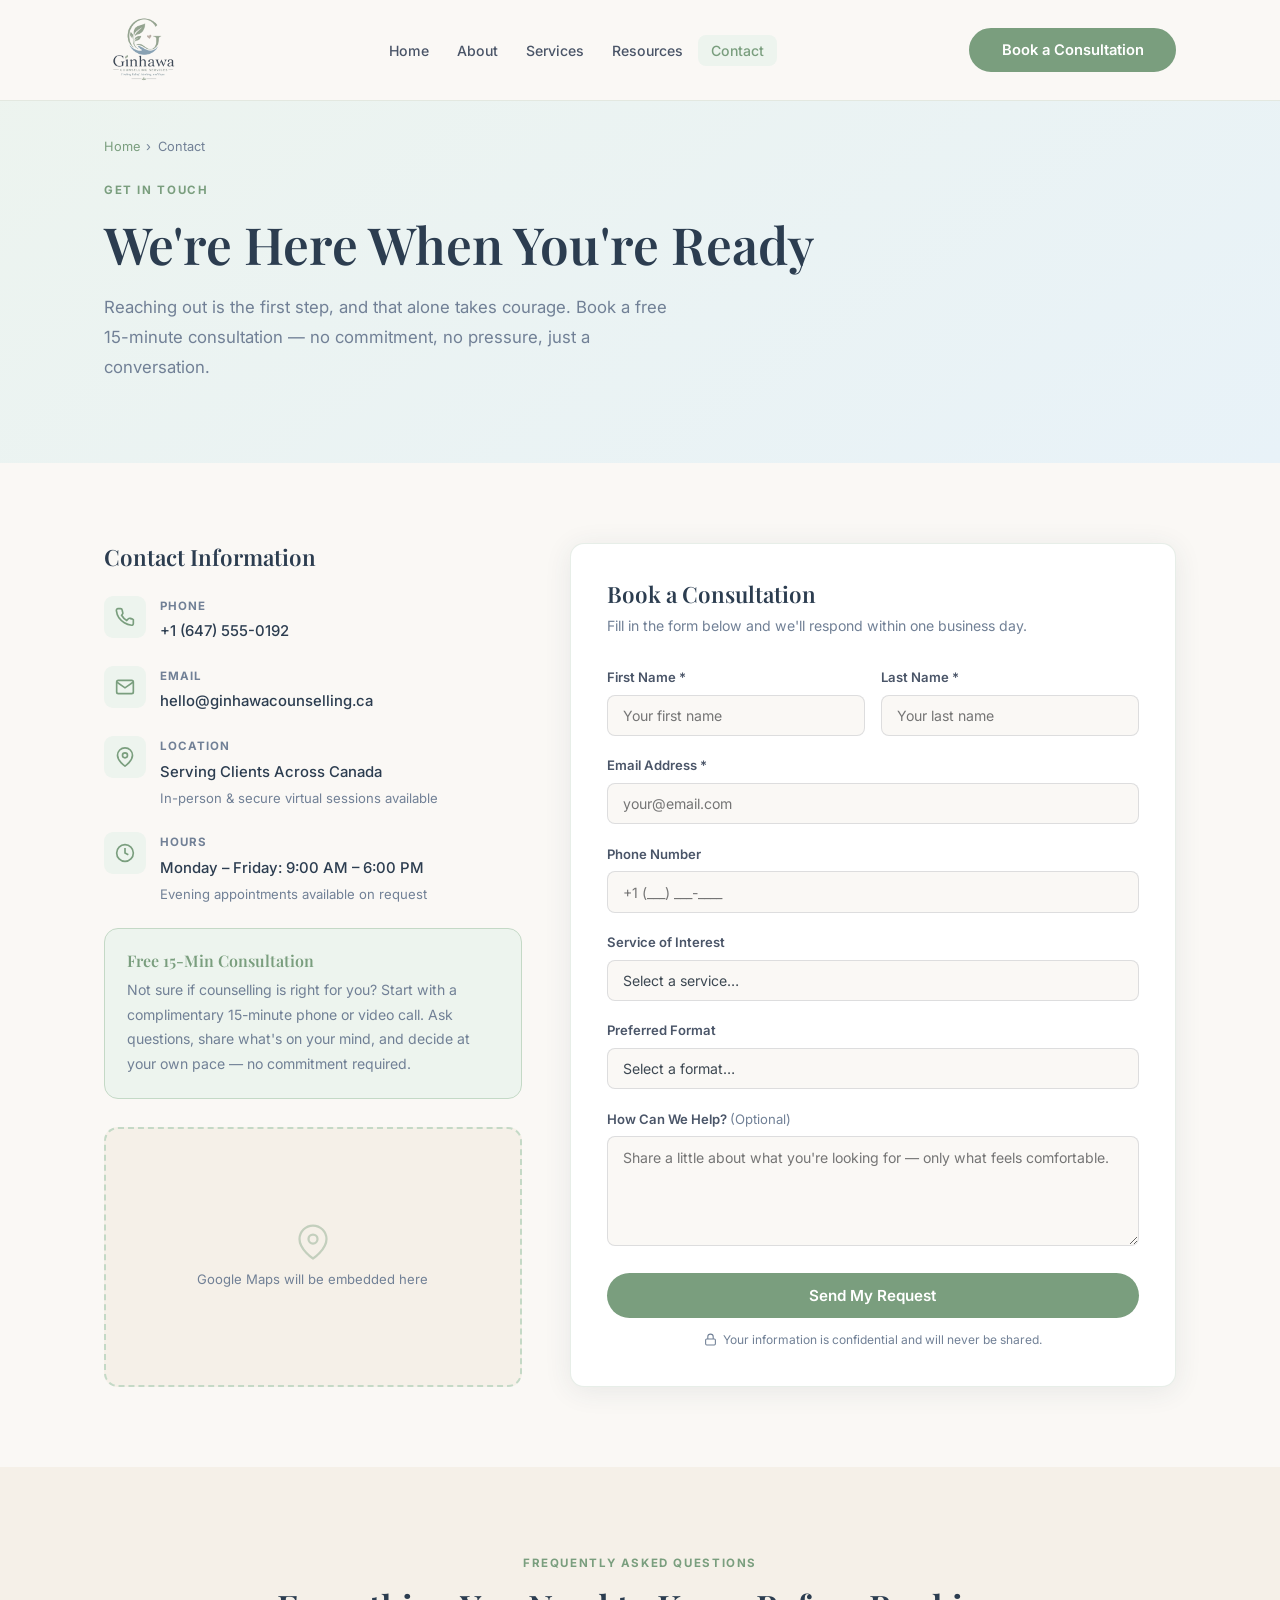
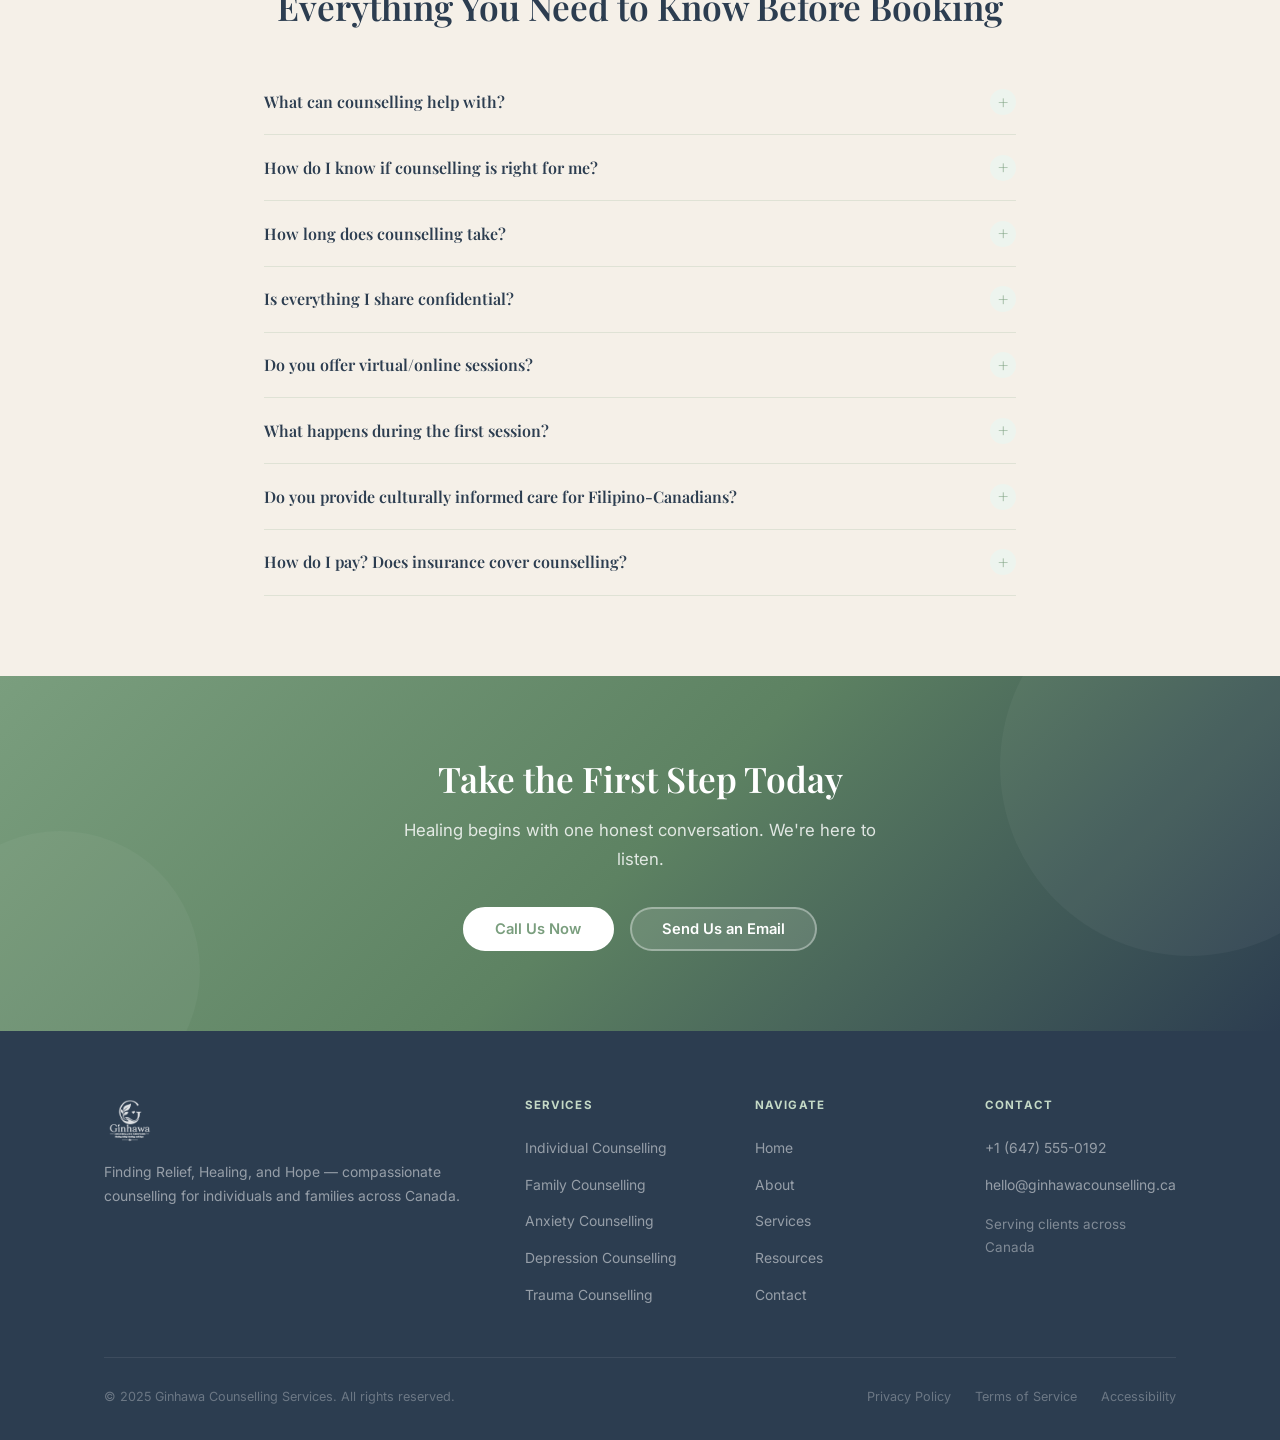
<file: pages/contact.html>
<!DOCTYPE html>
<html lang="en">
<head>
<meta charset="UTF-8"><meta name="viewport" content="width=device-width, initial-scale=1.0">
<title>Book a Consultation | Contact Ginhawa Counselling Services Canada</title>
<meta name="description" content="Contact Ginhawa Counselling Services to book a free 15-minute consultation. Compassionate counselling available online and in-person across Canada.">
<meta name="keywords" content="book counselling Canada, contact counsellor Canada, online counselling booking Canada, mental health appointment Canada">
<link rel="canonical" href="https://ginhawacounselling.ca/pages/contact.html">
<link rel="preconnect" href="https://fonts.googleapis.com"><link rel="preconnect" href="https://fonts.gstatic.com" crossorigin>
<link href="https://fonts.googleapis.com/css2?family=Playfair+Display:ital,wght@0,400;0,600;1,400&family=Inter:wght@300;400;500;600;700&display=swap" rel="stylesheet">
<link rel="stylesheet" href="../assets/style.css">
</head>
<body>
<nav class="nav"><div class="container"><div class="nav-inner">
  <a href="../index.html" class="nav-logo"><img src="../assets/logo.png" alt="Ginhawa Counselling Services" width="140" height="52"></a>
  <ul class="nav-links"><li><a href="../index.html">Home</a></li><li><a href="about.html">About</a></li><li><a href="services.html">Services</a></li><li><a href="blog.html">Resources</a></li><li><a href="contact.html" class="active">Contact</a></li></ul>
  <a href="contact.html" class="btn btn-primary nav-cta">Book a Consultation</a>
  <button class="nav-hamburger" aria-label="Toggle menu"><span></span><span></span><span></span></button>
</div></div></nav>
<div class="mobile-nav"><a href="../index.html">Home</a><a href="about.html">About</a><a href="services.html">Services</a><a href="blog.html">Resources</a><a href="contact.html">Contact</a><a href="contact.html" class="btn btn-primary">Book a Consultation</a></div>

<main>
<section class="page-hero">
  <div class="container">
    <nav class="breadcrumb"><a href="../index.html">Home</a><span>›</span><span>Contact</span></nav>
    <span class="label">Get in Touch</span>
    <h1>We're Here When You're Ready</h1>
    <p class="subtitle">Reaching out is the first step, and that alone takes courage. Book a free 15-minute consultation — no commitment, no pressure, just a conversation.</p>
  </div>
</section>

<section class="section" style="background:var(--cream)">
  <div class="container">
    <div class="contact-grid">
      <!-- LEFT: Info -->
      <div>
        <h2 style="font-size:1.4rem;margin-bottom:1.5rem">Contact Information</h2>

        <div class="contact-item">
          <div class="contact-ico"><svg viewBox="0 0 24 24" fill="none" stroke="currentColor" stroke-width="2" aria-hidden="true"><path d="M22 16.92v3a2 2 0 0 1-2.18 2 19.79 19.79 0 0 1-8.63-3.07A19.5 19.5 0 0 1 4.72 13 19.79 19.79 0 0 1 1.65 4.35 2 2 0 0 1 3.62 2h3a2 2 0 0 1 2 1.72c.127.96.361 1.903.7 2.81a2 2 0 0 1-.45 2.11L7.91 9.91a16 16 0 0 0 6.18 6.18l1.97-1.96a2 2 0 0 1 2.11-.45c.907.339 1.85.573 2.81.7A2 2 0 0 1 22 16.92z"/></svg></div>
          <div><div class="contact-lbl">Phone</div><div class="contact-val"><a href="tel:+16475550192" style="color:var(--slate)">+1 (647) 555-0192</a></div></div>
        </div>

        <div class="contact-item">
          <div class="contact-ico"><svg viewBox="0 0 24 24" fill="none" stroke="currentColor" stroke-width="2" aria-hidden="true"><path d="M4 4h16c1.1 0 2 .9 2 2v12c0 1.1-.9 2-2 2H4c-1.1 0-2-.9-2-2V6c0-1.1.9-2 2-2z"/><polyline points="22,6 12,13 2,6"/></svg></div>
          <div><div class="contact-lbl">Email</div><div class="contact-val"><a href="mailto:hello@ginhawacounselling.ca" style="color:var(--slate)">hello@ginhawacounselling.ca</a></div></div>
        </div>

        <div class="contact-item">
          <div class="contact-ico"><svg viewBox="0 0 24 24" fill="none" stroke="currentColor" stroke-width="2" aria-hidden="true"><path d="M21 10c0 7-9 13-9 13s-9-6-9-13a9 9 0 0 1 18 0z"/><circle cx="12" cy="10" r="3"/></svg></div>
          <div><div class="contact-lbl">Location</div><div class="contact-val">Serving Clients Across Canada<br><span style="font-size:.82rem;color:var(--muted);font-weight:400">In-person &amp; secure virtual sessions available</span></div></div>
        </div>

        <div class="contact-item">
          <div class="contact-ico"><svg viewBox="0 0 24 24" fill="none" stroke="currentColor" stroke-width="2" aria-hidden="true"><circle cx="12" cy="12" r="10"/><polyline points="12 6 12 12 16 14"/></svg></div>
          <div><div class="contact-lbl">Hours</div><div class="contact-val">Monday – Friday: 9:00 AM – 6:00 PM<br><span style="font-size:.82rem;color:var(--muted);font-weight:400">Evening appointments available on request</span></div></div>
        </div>

        <div style="background:var(--sage-pale);border-radius:var(--radius);padding:1.35rem;border:1px solid var(--sage-light);margin-top:.5rem">
          <h4 style="color:var(--sage);margin-bottom:.4rem">Free 15-Min Consultation</h4>
          <p style="font-size:.88rem;color:var(--muted)">Not sure if counselling is right for you? Start with a complimentary 15-minute phone or video call. Ask questions, share what's on your mind, and decide at your own pace — no commitment required.</p>
        </div>

        <div class="map-ph" role="img" aria-label="Office location map — will be embedded on live site">
          <svg viewBox="0 0 24 24" fill="none" stroke="currentColor" stroke-width="1.5" aria-hidden="true"><path d="M21 10c0 7-9 13-9 13s-9-6-9-13a9 9 0 0 1 18 0z"/><circle cx="12" cy="10" r="3"/></svg>
          <p>Google Maps will be embedded here</p>
        </div>
      </div>

      <!-- RIGHT: Form -->
      <div class="form-wrap contact-form-js">
        <h2 style="font-size:1.4rem;margin-bottom:.3rem">Book a Consultation</h2>
        <p style="color:var(--muted);font-size:.88rem;margin-bottom:1.75rem">Fill in the form below and we'll respond within one business day.</p>

        <div class="form-row">
          <div class="form-grp"><label for="fname">First Name *</label><input type="text" id="fname" name="fname" placeholder="Your first name" required></div>
          <div class="form-grp"><label for="lname">Last Name *</label><input type="text" id="lname" name="lname" placeholder="Your last name" required></div>
        </div>
        <div class="form-grp"><label for="femail">Email Address *</label><input type="email" id="femail" name="femail" placeholder="your@email.com" required></div>
        <div class="form-grp"><label for="fphone">Phone Number</label><input type="tel" id="fphone" name="fphone" placeholder="+1 (___) ___-____"></div>
        <div class="form-grp">
          <label for="fservice">Service of Interest</label>
          <select id="fservice" name="fservice">
            <option value="">Select a service…</option>
            <option>Individual Counselling</option>
            <option>Family Counselling</option>
            <option>Anxiety Counselling</option>
            <option>Depression Counselling</option>
            <option>Trauma Counselling</option>
            <option>Stress &amp; Burnout Support</option>
            <option>Grief &amp; Loss Counselling</option>
            <option>Life Transitions &amp; Growth</option>
            <option>Not Sure Yet</option>
          </select>
        </div>
        <div class="form-grp">
          <label for="fformat">Preferred Format</label>
          <select id="fformat" name="fformat">
            <option value="">Select a format…</option>
            <option>Online (Video Session)</option>
            <option>In-Person</option>
            <option>Either Works For Me</option>
          </select>
        </div>
        <div class="form-grp">
          <label for="fmsg">How Can We Help? <span style="font-weight:400;color:var(--muted)">(Optional)</span></label>
          <textarea id="fmsg" name="fmsg" placeholder="Share a little about what you're looking for — only what feels comfortable."></textarea>
        </div>
        <button class="btn btn-primary form-submit" type="button">Send My Request</button>
        <p class="form-note">
          <svg viewBox="0 0 24 24" width="13" height="13" fill="none" stroke="currentColor" stroke-width="2" aria-hidden="true"><rect x="3" y="11" width="18" height="11" rx="2"/><path d="M7 11V7a5 5 0 0 1 10 0v4"/></svg>
          Your information is confidential and will never be shared.
        </p>
        <div class="success-msg">✓ Thank you! We've received your request and will be in touch within one business day.</div>
      </div>
    </div>
  </div>
</section>

<!-- FULL FAQ -->
<section class="section" style="background:var(--linen)" aria-labelledby="faq-heading">
  <div class="container" style="max-width:800px">
    <div class="text-center" style="margin-bottom:2.5rem">
      <span class="label">Frequently Asked Questions</span>
      <h2 id="faq-heading">Everything You Need to Know Before Booking</h2>
    </div>
    <div class="faq-item"><div class="faq-q">What can counselling help with?<div class="faq-ico">+</div></div><div class="faq-ans"><div class="faq-ans-inner">Counselling supports a wide range of emotional, psychological, relational, and life challenges — including anxiety, depression, trauma, grief, burnout, relationship difficulties, low self-esteem, life transitions, cultural adjustment, and personal growth. Many people also find value in having a confidential space simply to process daily stress and understand themselves better.</div></div></div>
    <div class="faq-item"><div class="faq-q">How do I know if counselling is right for me?<div class="faq-ico">+</div></div><div class="faq-ans"><div class="faq-ans-inner">You don't need to be in crisis to benefit from counselling. If you're feeling stuck, overwhelmed, disconnected, or simply want to understand yourself better — counselling can help. Our free 15-minute consultation is a relaxed, no-pressure way to explore whether Ginhawa is the right fit for you.</div></div></div>
    <div class="faq-item"><div class="faq-q">How long does counselling take?<div class="faq-ico">+</div></div><div class="faq-ans"><div class="faq-ans-inner">There's no fixed timeline. Some people benefit from 6–12 focused sessions; others prefer longer-term ongoing support. The duration depends on your goals, the nature of your concerns, and how you respond to the process. We review progress regularly and always respect your pace.</div></div></div>
    <div class="faq-item"><div class="faq-q">Is everything I share confidential?<div class="faq-ico">+</div></div><div class="faq-ans"><div class="faq-ans-inner">Yes. Confidentiality is fundamental. Everything you share is protected by professional ethical standards and Canadian privacy law (PIPEDA). Your counsellor will explain the limited legal exceptions — such as imminent risk of harm — during your first session.</div></div></div>
    <div class="faq-item"><div class="faq-q">Do you offer virtual/online sessions?<div class="faq-ico">+</div></div><div class="faq-ans"><div class="faq-ans-inner">Yes — we offer secure, encrypted video sessions for clients anywhere in Canada. Online sessions are as effective as in-person and provide greater flexibility. Many clients find the comfort of their own space actually enhances the therapeutic work.</div></div></div>
    <div class="faq-item"><div class="faq-q">What happens during the first session?<div class="faq-ico">+</div></div><div class="faq-ans"><div class="faq-ans-inner">Your first session is a relaxed, collaborative conversation. Your counsellor will introduce themselves, explain the process, and gently explore what brings you in. You control what you share and when. By the end, you'll have a clearer picture of what working together might look like.</div></div></div>
    <div class="faq-item"><div class="faq-q">Do you provide culturally informed care for Filipino-Canadians?<div class="faq-ico">+</div></div><div class="faq-ans"><div class="faq-ans-inner">Yes — deeply so. For Filipino-Canadian clients, this means understanding family dynamics, intergenerational expectations, immigrant experience, language and identity, and the specific pressures of navigating Canadian life while honouring cultural roots. You never have to translate yourself here.</div></div></div>
    <div class="faq-item"><div class="faq-q">How do I pay? Does insurance cover counselling?<div class="faq-ico">+</div></div><div class="faq-ans"><div class="faq-ans-inner">We accept e-transfer and major credit cards. Many Canadian extended health benefit plans cover counselling with a Registered Psychotherapist (RP) or Registered Clinical Counsellor (RCC). We recommend checking your plan directly. Contact us with any billing questions — we're happy to help clarify your options.</div></div></div>
  </div>
</section>

<section class="cta-banner">
  <div class="container">
    <h2>Take the First Step Today</h2>
    <p>Healing begins with one honest conversation. We're here to listen.</p>
    <div class="cta-btns">
      <a href="tel:+16475550192" class="btn btn-white">Call Us Now</a>
      <a href="mailto:hello@ginhawacounselling.ca" class="btn btn-ghost">Send Us an Email</a>
    </div>
  </div>
</section>
</main>

<footer class="footer"><div class="container">
  <div class="footer-grid">
    <div><div class="footer-logo"><img src="../assets/logo.png" alt="Ginhawa Counselling Services" width="130" height="48"></div><p class="footer-tagline">Finding Relief, Healing, and Hope — compassionate counselling for individuals and families across Canada.</p></div>
    <div><div class="footer-col-title">Services</div><ul class="footer-links"><li><a href="individual.html">Individual Counselling</a></li><li><a href="family.html">Family Counselling</a></li><li><a href="anxiety.html">Anxiety Counselling</a></li><li><a href="depression.html">Depression Counselling</a></li><li><a href="trauma.html">Trauma Counselling</a></li></ul></div>
    <div><div class="footer-col-title">Navigate</div><ul class="footer-links"><li><a href="../index.html">Home</a></li><li><a href="about.html">About</a></li><li><a href="services.html">Services</a></li><li><a href="blog.html">Resources</a></li><li><a href="contact.html">Contact</a></li></ul></div>
    <div><div class="footer-col-title">Contact</div><ul class="footer-links"><li><a href="tel:+16475550192">+1 (647) 555-0192</a></li><li><a href="mailto:hello@ginhawacounselling.ca">hello@ginhawacounselling.ca</a></li><li style="color:rgba(255,255,255,.4);font-size:.84rem;padding-top:.4rem">Serving clients across Canada</li></ul></div>
  </div>
  <div class="footer-bottom"><p class="footer-copy">© 2025 Ginhawa Counselling Services. All rights reserved.</p><div class="footer-legal"><a href="#">Privacy Policy</a><a href="#">Terms of Service</a><a href="#">Accessibility</a></div></div>
</div></footer>
<script src="../assets/nav.js"></script>
</body></html>
</file>
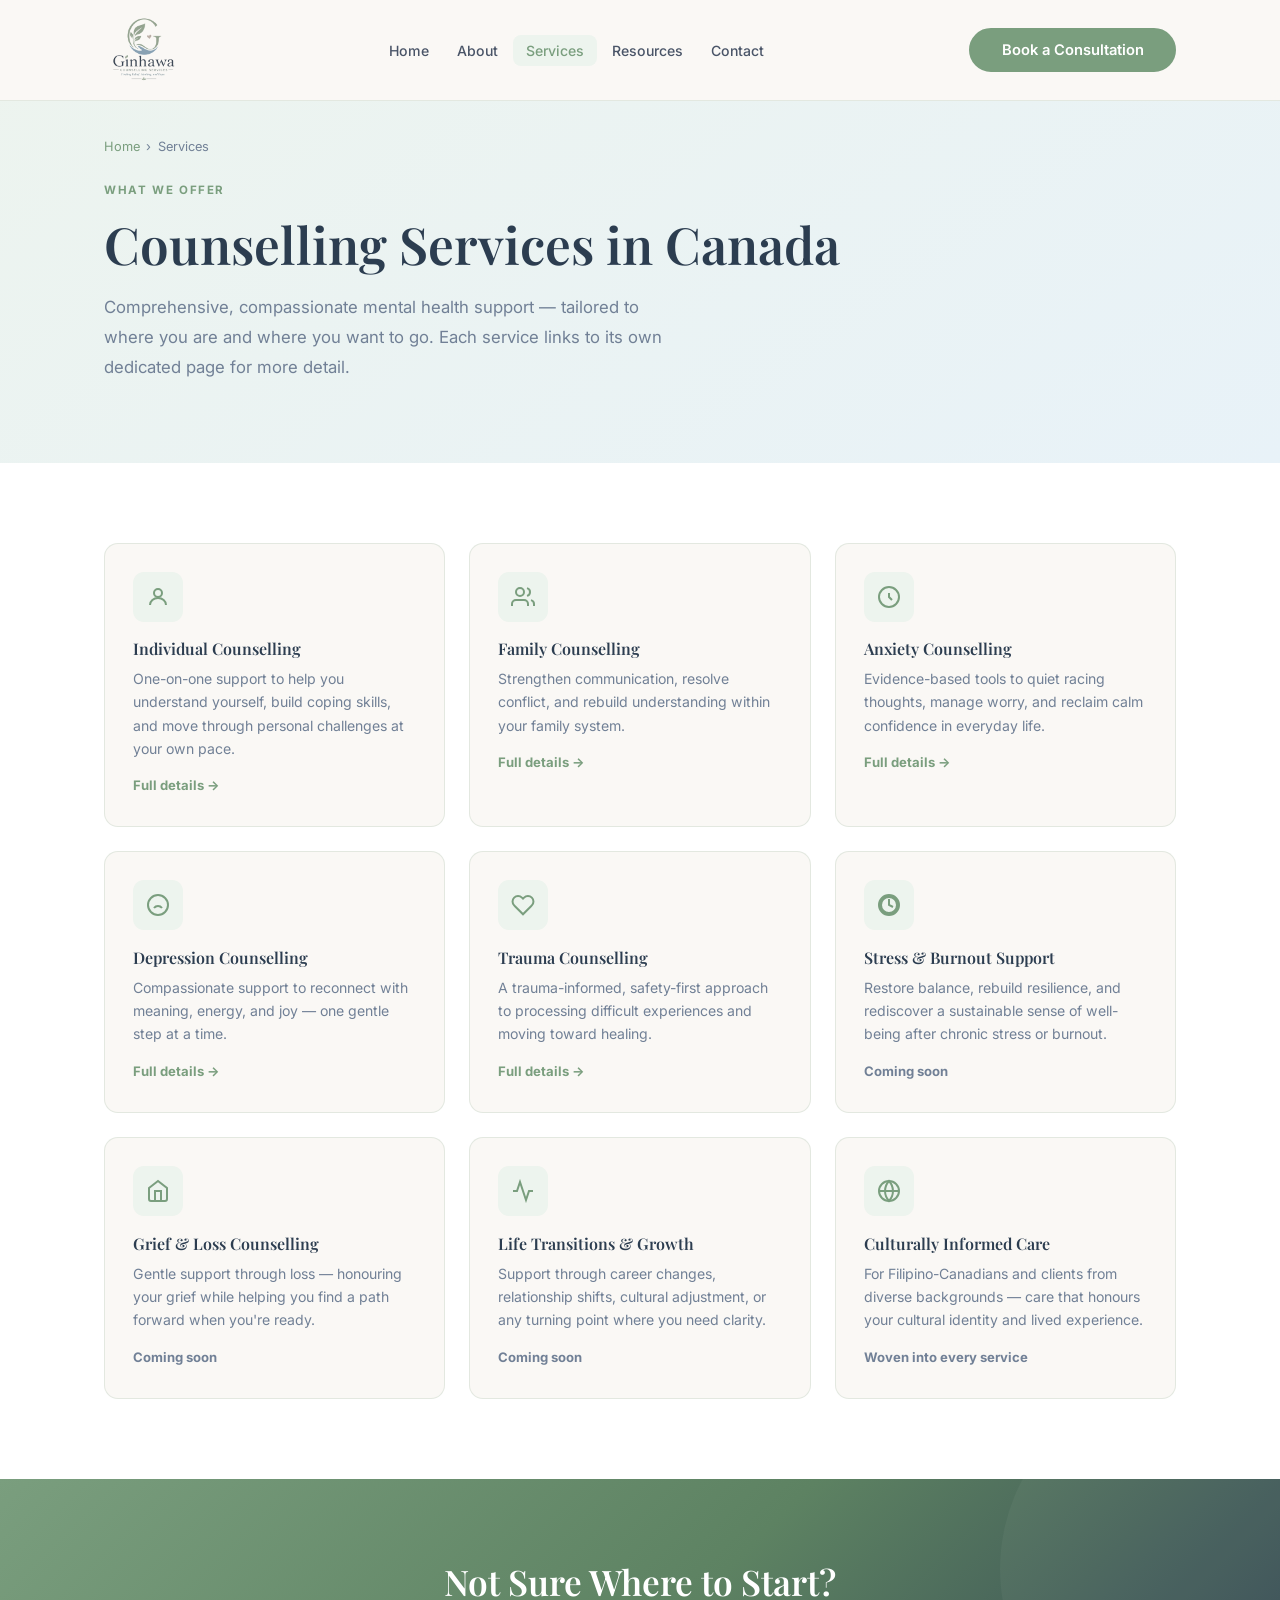
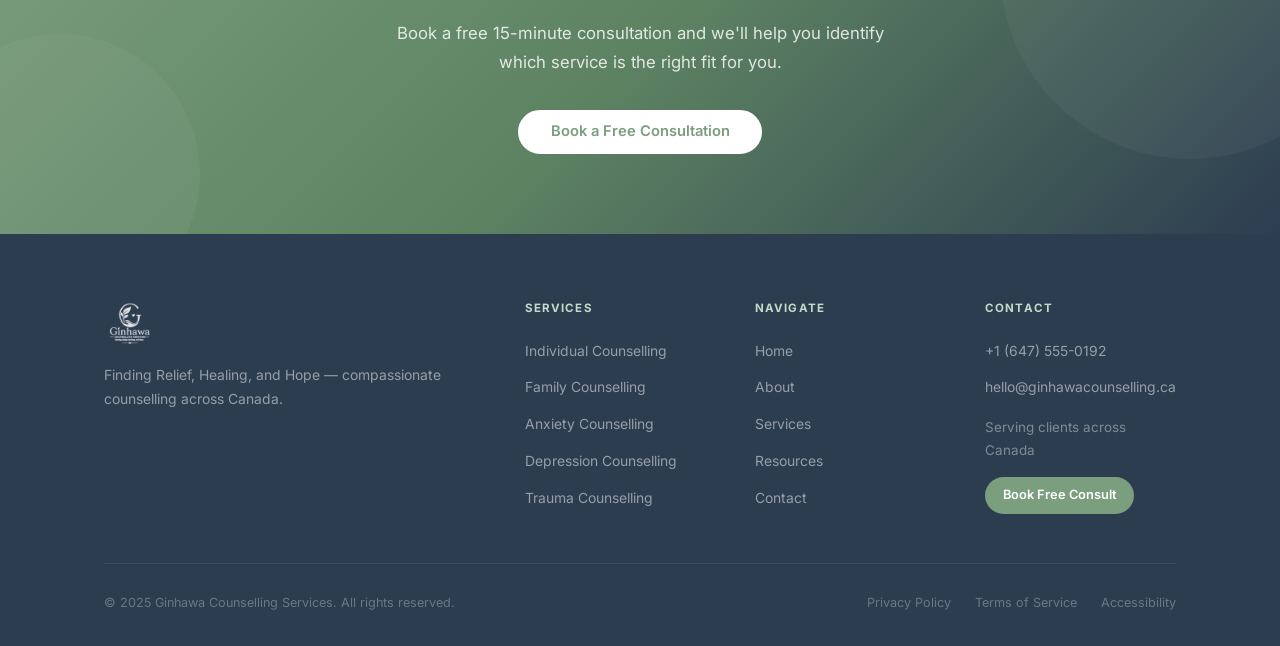
<file: pages/services.html>
<!DOCTYPE html>
<html lang="en">
<head>
<meta charset="UTF-8"><meta name="viewport" content="width=device-width, initial-scale=1.0">
<title>Counselling Services Canada | Ginhawa Counselling Services</title>
<meta name="description" content="Explore our full range of counselling services in Canada — individual, family, anxiety, depression, trauma, grief, and stress support. Evidence-based, culturally inclusive care.">
<meta name="keywords" content="counselling services Canada, mental health services Canada, anxiety therapy Canada, family therapy Canada, trauma counselling Canada">
<link rel="canonical" href="https://ginhawacounselling.ca/pages/services.html">
<link rel="preconnect" href="https://fonts.googleapis.com"><link rel="preconnect" href="https://fonts.gstatic.com" crossorigin>
<link href="https://fonts.googleapis.com/css2?family=Playfair+Display:ital,wght@0,400;0,600;1,400&family=Inter:wght@300;400;500;600;700&display=swap" rel="stylesheet">
<link rel="stylesheet" href="../assets/style.css">
</head>
<body>
<nav class="nav"><div class="container"><div class="nav-inner">
  <a href="../index.html" class="nav-logo"><img src="../assets/logo.png" alt="Ginhawa Counselling Services" width="140" height="52"></a>
  <ul class="nav-links"><li><a href="../index.html">Home</a></li><li><a href="about.html">About</a></li><li><a href="services.html" class="active">Services</a></li><li><a href="blog.html">Resources</a></li><li><a href="contact.html">Contact</a></li></ul>
  <a href="contact.html" class="btn btn-primary nav-cta">Book a Consultation</a>
  <button class="nav-hamburger" aria-label="Toggle menu"><span></span><span></span><span></span></button>
</div></div></nav>
<div class="mobile-nav"><a href="../index.html">Home</a><a href="about.html">About</a><a href="services.html">Services</a><a href="blog.html">Resources</a><a href="contact.html">Contact</a><a href="contact.html" class="btn btn-primary">Book a Consultation</a></div>

<main>
<section class="page-hero">
  <div class="container">
    <nav class="breadcrumb" aria-label="Breadcrumb"><a href="../index.html">Home</a><span>›</span><span>Services</span></nav>
    <span class="label">What We Offer</span>
    <h1>Counselling Services in Canada</h1>
    <p class="subtitle">Comprehensive, compassionate mental health support — tailored to where you are and where you want to go. Each service links to its own dedicated page for more detail.</p>
  </div>
</section>

<section class="section" style="background:var(--white)">
  <div class="container">
    <div class="grid-3">
      <a href="individual.html" class="svc-card">
        <div class="svc-icon"><svg viewBox="0 0 24 24" fill="none" stroke="currentColor" stroke-width="2"><circle cx="12" cy="8" r="4"/><path d="M4 20c0-4 3.6-7 8-7s8 3 8 7"/></svg></div>
        <h3>Individual Counselling</h3>
        <p>One-on-one support to help you understand yourself, build coping skills, and move through personal challenges at your own pace.</p>
        <span class="svc-link">Full details →</span>
      </a>
      <a href="family.html" class="svc-card">
        <div class="svc-icon"><svg viewBox="0 0 24 24" fill="none" stroke="currentColor" stroke-width="2"><path d="M17 21v-2a4 4 0 0 0-4-4H5a4 4 0 0 0-4 4v2"/><circle cx="9" cy="7" r="4"/><path d="M23 21v-2a4 4 0 0 0-3-3.87M16 3.13a4 4 0 0 1 0 7.75"/></svg></div>
        <h3>Family Counselling</h3>
        <p>Strengthen communication, resolve conflict, and rebuild understanding within your family system.</p>
        <span class="svc-link">Full details →</span>
      </a>
      <a href="anxiety.html" class="svc-card">
        <div class="svc-icon"><svg viewBox="0 0 24 24" fill="none" stroke="currentColor" stroke-width="2"><path d="M12 22C6.5 22 2 17.5 2 12S6.5 2 12 2s10 4.5 10 10-4.5 10-10 10z"/><path d="M12 8v4l3 3"/></svg></div>
        <h3>Anxiety Counselling</h3>
        <p>Evidence-based tools to quiet racing thoughts, manage worry, and reclaim calm confidence in everyday life.</p>
        <span class="svc-link">Full details →</span>
      </a>
      <a href="depression.html" class="svc-card">
        <div class="svc-icon"><svg viewBox="0 0 24 24" fill="none" stroke="currentColor" stroke-width="2"><circle cx="12" cy="12" r="10"/><path d="M8 15s1.5-2 4-2 4 2 4 2"/><line x1="9" y1="9" x2="9.01" y2="9"/><line x1="15" y1="9" x2="15.01" y2="9"/></svg></div>
        <h3>Depression Counselling</h3>
        <p>Compassionate support to reconnect with meaning, energy, and joy — one gentle step at a time.</p>
        <span class="svc-link">Full details →</span>
      </a>
      <a href="trauma.html" class="svc-card">
        <div class="svc-icon"><svg viewBox="0 0 24 24" fill="none" stroke="currentColor" stroke-width="2"><path d="M20.84 4.61a5.5 5.5 0 0 0-7.78 0L12 5.67l-1.06-1.06a5.5 5.5 0 0 0-7.78 7.78l1.06 1.06L12 21.23l7.78-7.78 1.06-1.06a5.5 5.5 0 0 0 0-7.78z"/></svg></div>
        <h3>Trauma Counselling</h3>
        <p>A trauma-informed, safety-first approach to processing difficult experiences and moving toward healing.</p>
        <span class="svc-link">Full details →</span>
      </a>
      <div class="svc-card">
        <div class="svc-icon"><svg viewBox="0 0 24 24" fill="none" stroke="currentColor" stroke-width="2"><path d="M12 2a10 10 0 1 0 10 10A10 10 0 0 0 12 2zm0 18a8 8 0 1 1 8-8 8 8 0 0 1-8 8z"/><path d="M12 6v6l4 2"/></svg></div>
        <h3>Stress &amp; Burnout Support</h3>
        <p>Restore balance, rebuild resilience, and rediscover a sustainable sense of well-being after chronic stress or burnout.</p>
        <span class="svc-link" style="color:var(--muted)">Coming soon</span>
      </div>
      <div class="svc-card">
        <div class="svc-icon"><svg viewBox="0 0 24 24" fill="none" stroke="currentColor" stroke-width="2"><path d="M3 9l9-7 9 7v11a2 2 0 0 1-2 2H5a2 2 0 0 1-2-2z"/><polyline points="9 22 9 12 15 12 15 22"/></svg></div>
        <h3>Grief &amp; Loss Counselling</h3>
        <p>Gentle support through loss — honouring your grief while helping you find a path forward when you're ready.</p>
        <span class="svc-link" style="color:var(--muted)">Coming soon</span>
      </div>
      <div class="svc-card">
        <div class="svc-icon"><svg viewBox="0 0 24 24" fill="none" stroke="currentColor" stroke-width="2"><polyline points="22 12 18 12 15 21 9 3 6 12 2 12"/></svg></div>
        <h3>Life Transitions &amp; Growth</h3>
        <p>Support through career changes, relationship shifts, cultural adjustment, or any turning point where you need clarity.</p>
        <span class="svc-link" style="color:var(--muted)">Coming soon</span>
      </div>
      <div class="svc-card">
        <div class="svc-icon"><svg viewBox="0 0 24 24" fill="none" stroke="currentColor" stroke-width="2"><circle cx="12" cy="12" r="10"/><line x1="2" y1="12" x2="22" y2="12"/><path d="M12 2a15.3 15.3 0 0 1 4 10 15.3 15.3 0 0 1-4 10 15.3 15.3 0 0 1-4-10 15.3 15.3 0 0 1 4-10z"/></svg></div>
        <h3>Culturally Informed Care</h3>
        <p>For Filipino-Canadians and clients from diverse backgrounds — care that honours your cultural identity and lived experience.</p>
        <span class="svc-link" style="color:var(--muted)">Woven into every service</span>
      </div>
    </div>
  </div>
</section>

<section class="cta-banner">
  <div class="container">
    <h2>Not Sure Where to Start?</h2>
    <p>Book a free 15-minute consultation and we'll help you identify which service is the right fit for you.</p>
    <div class="cta-btns"><a href="contact.html" class="btn btn-white">Book a Free Consultation</a></div>
  </div>
</section>
</main>

<footer class="footer"><div class="container">
  <div class="footer-grid">
    <div><div class="footer-logo"><img src="../assets/logo.png" alt="Ginhawa Counselling Services" width="130" height="48"></div><p class="footer-tagline">Finding Relief, Healing, and Hope — compassionate counselling across Canada.</p></div>
    <div><div class="footer-col-title">Services</div><ul class="footer-links"><li><a href="individual.html">Individual Counselling</a></li><li><a href="family.html">Family Counselling</a></li><li><a href="anxiety.html">Anxiety Counselling</a></li><li><a href="depression.html">Depression Counselling</a></li><li><a href="trauma.html">Trauma Counselling</a></li></ul></div>
    <div><div class="footer-col-title">Navigate</div><ul class="footer-links"><li><a href="../index.html">Home</a></li><li><a href="about.html">About</a></li><li><a href="services.html">Services</a></li><li><a href="blog.html">Resources</a></li><li><a href="contact.html">Contact</a></li></ul></div>
    <div><div class="footer-col-title">Contact</div><ul class="footer-links"><li><a href="tel:+16475550192">+1 (647) 555-0192</a></li><li><a href="mailto:hello@ginhawacounselling.ca">hello@ginhawacounselling.ca</a></li><li style="color:rgba(255,255,255,.4);font-size:.84rem;padding-top:.4rem">Serving clients across Canada</li><li style="margin-top:.9rem"><a href="contact.html" style="background:var(--sage);color:white;padding:.45rem 1.1rem;border-radius:50px;font-size:.8rem;font-weight:600;display:inline-block">Book Free Consult</a></li></ul></div>
  </div>
  <div class="footer-bottom"><p class="footer-copy">© 2025 Ginhawa Counselling Services. All rights reserved.</p><div class="footer-legal"><a href="#">Privacy Policy</a><a href="#">Terms of Service</a><a href="#">Accessibility</a></div></div>
</div></footer>
<script src="../assets/nav.js"></script>
</body></html>
</file>
<file: assets/style.css>
/* =============================================
   GINHAWA COUNSELLING SERVICES — SHARED STYLES
   ============================================= */
:root {
  --sage:        #7A9E7E;
  --sage-dark:   #5D8262;
  --sage-light:  #C4D9C6;
  --sage-pale:   #EDF4EE;
  --sky:         #7B9EB5;
  --sky-pale:    #E8F2F8;
  --taupe:       #B09080;
  --linen:       #F5F0E8;
  --cream:       #FAF8F5;
  --slate:       #2C3D50;
  --slate-mid:   #4A5568;
  --text:        #3D4852;
  --muted:       #718096;
  --white:       #FFFFFF;
  --border:      rgba(122,158,126,0.18);
  --radius:      14px;
  --radius-sm:   8px;
  --shadow:      0 4px 28px rgba(44,61,80,0.09);
  --shadow-lg:   0 12px 48px rgba(44,61,80,0.14);
}

*, *::before, *::after { box-sizing: border-box; margin: 0; padding: 0; }
html { scroll-behavior: smooth; }

body {
  font-family: 'Inter', sans-serif;
  font-size: 16px;
  line-height: 1.75;
  color: var(--text);
  background: var(--cream);
}

h1,h2,h3,h4,h5 {
  font-family: 'Playfair Display', Georgia, serif;
  line-height: 1.3;
  color: var(--slate);
}
h1 { font-size: clamp(2rem, 5vw, 3.2rem); font-weight: 600; }
h2 { font-size: clamp(1.6rem, 3.5vw, 2.2rem); font-weight: 600; }
h3 { font-size: clamp(1.1rem, 2.5vw, 1.4rem); font-weight: 600; }
h4 { font-size: 1rem; font-weight: 600; }

p { color: var(--text); }
a { color: var(--sage); text-decoration: none; transition: color .2s; }
a:hover { color: var(--slate); }
img { max-width: 100%; height: auto; display: block; }

.container { max-width: 1120px; margin: 0 auto; padding: 0 1.5rem; }
.section    { padding: 5rem 0; }
.section-sm { padding: 3rem 0; }
.text-center { text-align: center; }
.text-center .subtitle { margin-left: auto; margin-right: auto; }

/* Label / eyebrow */
.label {
  display: inline-block;
  font-size: 0.72rem;
  font-weight: 700;
  letter-spacing: 0.14em;
  text-transform: uppercase;
  color: var(--sage);
  margin-bottom: 0.65rem;
}

.subtitle {
  font-size: 1.05rem;
  color: var(--muted);
  max-width: 580px;
  line-height: 1.8;
}

/* Buttons */
.btn {
  display: inline-flex;
  align-items: center;
  justify-content: center;
  gap: .45rem;
  padding: .8rem 1.9rem;
  border-radius: 50px;
  font-family: 'Inter', sans-serif;
  font-size: .92rem;
  font-weight: 600;
  cursor: pointer;
  border: 2px solid transparent;
  transition: all .22s ease;
  text-decoration: none;
  white-space: nowrap;
  line-height: 1;
}
.btn-primary  { background: var(--sage);  color: var(--white); border-color: var(--sage); }
.btn-primary:hover  { background: var(--sage-dark); border-color: var(--sage-dark); color: var(--white); transform: translateY(-2px); box-shadow: 0 8px 24px rgba(122,158,126,.35); }
.btn-outline  { background: transparent; color: var(--slate); border-color: var(--slate); }
.btn-outline:hover  { background: var(--slate); color: var(--white); transform: translateY(-2px); }
.btn-white    { background: var(--white);  color: var(--sage);  border-color: var(--white); }
.btn-white:hover    { background: var(--linen); color: var(--slate); transform: translateY(-2px); }
.btn-ghost    { background: rgba(255,255,255,.12); color: var(--white); border-color: rgba(255,255,255,.35); }
.btn-ghost:hover    { background: rgba(255,255,255,.22); color: var(--white); }

/* Cards */
.card {
  background: var(--white);
  border-radius: var(--radius);
  padding: 2rem;
  box-shadow: var(--shadow);
  border: 1px solid var(--border);
  transition: transform .25s, box-shadow .25s;
}
.card:hover { transform: translateY(-4px); box-shadow: var(--shadow-lg); }

/* Grids */
.grid-2 { display: grid; grid-template-columns: repeat(auto-fit, minmax(260px,1fr)); gap: 2rem; }
.grid-3 { display: grid; grid-template-columns: repeat(auto-fit, minmax(300px,1fr)); gap: 1.5rem; }
.grid-4 { display: grid; grid-template-columns: repeat(auto-fit, minmax(190px,1fr)); gap: 1.25rem; }

/* ===================== NAV ===================== */
.nav {
  position: fixed; top: 0; left: 0; right: 0;
  z-index: 1000;
  background: rgba(250,248,245,.96);
  backdrop-filter: blur(14px);
  border-bottom: 1px solid var(--border);
  transition: box-shadow .3s;
}
.nav.scrolled { box-shadow: 0 2px 20px rgba(44,61,80,.1); }

.nav-inner {
  display: flex; align-items: center;
  justify-content: space-between;
  /*height: 74px;*/ height: 100px; gap: 1.5rem;
}

.nav-logo { display:flex; align-items:center; text-decoration:none; flex-shrink:0; }
.nav-logo img { /*height: 52px;*/ height: 80px; width: auto; }

.nav-links { display:flex; align-items:center; gap:.15rem; list-style:none; }
.nav-links a {
  font-size: .88rem; font-weight: 500; color: var(--slate-mid);
  padding: .45rem .8rem; border-radius: var(--radius-sm);
  transition: all .2s; text-decoration: none;
}
.nav-links a:hover, .nav-links a.active { background: var(--sage-pale); color: var(--sage); }

.nav-hamburger {
  display: none; flex-direction: column; gap: 5px;
  background: none; border: none; cursor: pointer; padding: 4px;
}
.nav-hamburger span { display:block; width:22px; height:2px; background:var(--slate); border-radius:2px; transition: all .3s; }

.mobile-nav {
  display: none; position: fixed;
  top: 74px; left: 0; right: 0;
  background: var(--cream); border-bottom: 1px solid var(--border);
  padding: 1rem 1.5rem 1.5rem; z-index: 999;
  box-shadow: 0 8px 32px rgba(44,61,80,.1);
}
.mobile-nav.open { display: block; }
.mobile-nav a { display:block; padding:.75rem 0; font-size:1rem; font-weight:500; color:var(--slate-mid); border-bottom:1px solid var(--border); text-decoration:none; }
.mobile-nav .btn { margin-top:1rem; width:100%; justify-content:center; text-align: center; color: #FFFFFF;}

/* ===================== HERO ===================== */
.hero {
  min-height: 100vh;
  display: flex; align-items: center;
  padding-top: 74px;
  position: relative; overflow: hidden;
  background: linear-gradient(145deg, #EDF4EE 0%, #F5F0E8 55%, #E8F2F8 100%);
}

.hero-breathe {
  position: absolute; top: 50%; right: -8%;
  transform: translateY(-50%);
  width: 560px; height: 560px; pointer-events: none;
}
.hero-breathe circle {
  fill: none; stroke-width: 1;
  animation: breathe 7s ease-in-out infinite;
  transform-origin: center;
}
.hero-breathe circle:nth-child(1) { stroke: rgba(122,158,126,.14); animation-delay:0s; }
.hero-breathe circle:nth-child(2) { stroke: rgba(123,158,181,.1);  animation-delay:.6s; }
.hero-breathe circle:nth-child(3) { stroke: rgba(122,158,126,.1);  animation-delay:1.2s; }
.hero-breathe circle:nth-child(4) { stroke: rgba(123,158,181,.07); animation-delay:1.8s; }
.hero-breathe circle:nth-child(5) { stroke: rgba(122,158,126,.06); animation-delay:2.4s; }
@keyframes breathe {
  0%,100% { transform: scale(.8); opacity: .5; }
  50%      { transform: scale(1.15); opacity: 1; }
}

.hero-inner {
  display: grid; grid-template-columns: 1fr 1fr;
  gap: 3.5rem; align-items: center; width: 100%;
  position: relative; z-index: 2;
}
.hero-eyebrow { display:flex; align-items:center; gap:.5rem; margin-bottom:1rem; }
.hero-eyebrow::before { content:''; display:block; width:24px; height:2px; background:var(--sage); }
.hero-eyebrow span { font-size:.74rem; font-weight:700; letter-spacing:.14em; text-transform:uppercase; color:var(--sage); }
.hero h1 { margin-bottom:1.1rem; }
.hero-sub { font-size:1.1rem; color:var(--muted); max-width:480px; margin-bottom:2.2rem; }
.hero-btns { display:flex; gap:1rem; flex-wrap:wrap; }

.hero-img-wrap { position:relative; }
.hero-img {
  width: 100%; height: 500px; object-fit: cover;
  border-radius: 20px 20px 80px 20px;
  box-shadow: 0 20px 60px rgba(44,61,80,.15);
}
.hero-badge {
  position:absolute; bottom:1.75rem; left:-1.75rem;
  background:var(--white); border-radius:var(--radius);
  padding:.9rem 1.1rem; box-shadow:var(--shadow-lg);
  border:1px solid var(--border);
  display:flex; align-items:center; gap:.7rem; min-width:190px;
}
.hero-badge-icon { width:40px; height:40px; background:var(--sage-pale); border-radius:9px; display:flex; align-items:center; justify-content:center; flex-shrink:0; }
.hero-badge-label { font-size:.68rem; font-weight:700; text-transform:uppercase; letter-spacing:.08em; color:var(--muted); }
.hero-badge-value { font-family:'Playfair Display',serif; font-size:.92rem; font-weight:600; color:var(--slate); }

/* ===================== MEANING STRIP ===================== */
.meaning {
  background: var(--slate); padding: 4.5rem 0;
  position: relative; overflow: hidden;
}
.meaning::before {
  content: 'Ginhawa';
  position: absolute; font-family:'Playfair Display',serif;
  font-size: 16vw; color: rgba(255,255,255,.025);
  top:50%; left:50%; transform:translate(-50%,-50%);
  white-space:nowrap; pointer-events:none; line-height:1;
}
.meaning-inner { display:flex; align-items:center; gap:3.5rem; position:relative; z-index:2; }
.meaning-word { font-family:'Playfair Display',serif; font-size:clamp(3rem,7vw,5.5rem); font-style:italic; color:var(--white); flex-shrink:0; line-height:1; opacity:.92; }
.meaning-line { width:2px; height:70px; background:var(--sage); flex-shrink:0; }
.meaning-copy { flex:1; color:rgba(255,255,255,.78); font-size:1rem; line-height:1.85; }
.meaning-copy strong { color:var(--white); font-weight:500; }
.meaning-tags { display:flex; flex-wrap:wrap; gap:.5rem; margin-top:1rem; }
.meaning-tag { padding:.28rem .9rem; background:rgba(122,158,126,.22); border:1px solid rgba(122,158,126,.4); border-radius:50px; font-size:.8rem; color:var(--sage-light); font-weight:500; }

/* ===================== SERVICE CARDS ===================== */
.svc-card {
  background:var(--cream); border-radius:var(--radius);
  padding:1.75rem; border:1px solid var(--border);
  transition:all .25s; cursor:pointer; text-decoration:none;
  display:block;
}
.svc-card:hover { background:var(--sage-pale); border-color:var(--sage); transform:translateY(-4px); box-shadow:0 12px 36px rgba(122,158,126,.15); }
.svc-icon { width:50px; height:50px; background:var(--sage-pale); border-radius:11px; display:flex; align-items:center; justify-content:center; margin-bottom:1.1rem; transition:background .25s; }
.svc-card:hover .svc-icon { background:var(--white); }
.svc-icon svg { width:24px; height:24px; color:var(--sage); }
.svc-card h3 { font-size:1rem; margin-bottom:.45rem; }
.svc-card p  { font-size:.88rem; color:var(--muted); line-height:1.65; }
.svc-link    { font-size:.82rem; font-weight:700; color:var(--sage); margin-top:.9rem; display:inline-flex; align-items:center; gap:.3rem; }

/* ===================== WHY SECTION ===================== */
.why-grid { display:grid; grid-template-columns:1fr 1fr; gap:4rem; align-items:center; }
.why-img  { width:100%; height:460px; object-fit:cover; border-radius:80px 20px 20px 20px; }
.why-item { display:flex; gap:.9rem; margin-bottom:1.4rem; }
.why-icon { width:42px; height:42px; background:var(--sage-pale); border-radius:9px; display:flex; align-items:center; justify-content:center; flex-shrink:0; margin-top:.1rem; }
.why-icon svg { width:20px; height:20px; color:var(--sage); }
.why-item h4 { margin-bottom:.2rem; }
.why-item p  { font-size:.88rem; color:var(--muted); }

/* ===================== TESTIMONIALS ===================== */
.testi-card { background:var(--white); border-radius:var(--radius); padding:1.75rem; box-shadow:var(--shadow); border:1px solid var(--border); position:relative; }
.testi-card::before { content:'\201C'; position:absolute; top:.8rem; right:1.2rem; font-family:'Playfair Display',serif; font-size:4.5rem; color:var(--sage-pale); line-height:1; }
.testi-stars { color:#F4A847; font-size:.88rem; margin-bottom:.85rem; }
.testi-text  { font-size:.9rem; color:var(--text); line-height:1.75; margin-bottom:1.3rem; font-style:italic; }
.testi-author { display:flex; align-items:center; gap:.7rem; }
.testi-avatar { width:42px; height:42px; border-radius:50%; background:var(--sage-pale); display:flex; align-items:center; justify-content:center; font-weight:700; color:var(--sage); font-size:.88rem; flex-shrink:0; }
.testi-name   { font-weight:700; font-size:.88rem; color:var(--slate); }
.testi-role   { font-size:.75rem; color:var(--muted); }

/* ===================== CTA BANNER ===================== */
.cta-banner {
  background: linear-gradient(135deg, var(--sage) 0%, var(--sage-dark) 50%, var(--slate) 100%);
  padding: 5rem 0; text-align:center; position:relative; overflow:hidden;
}
.cta-banner::before { content:''; position:absolute; top:-100px; right:-100px; width:380px; height:380px; border-radius:50%; background:rgba(255,255,255,.04); }
.cta-banner::after  { content:''; position:absolute; bottom:-80px; left:-80px; width:280px; height:280px; border-radius:50%; background:rgba(255,255,255,.04); }
.cta-banner h2 { color:var(--white); margin-bottom:.9rem; position:relative; z-index:2; }
.cta-banner p  { color:rgba(255,255,255,.82); font-size:1.05rem; margin-bottom:2rem; max-width:520px; margin-left:auto; margin-right:auto; position:relative; z-index:2; }
.cta-btns { display:flex; gap:1rem; justify-content:center; flex-wrap:wrap; position:relative; z-index:2; }

/* ===================== PAGE HERO ===================== */
.page-hero {
  background: linear-gradient(145deg, var(--sage-pale) 0%, var(--sky-pale) 100%);
  padding: 8.5rem 0 5rem;
}
.page-hero h1 { margin-bottom:.9rem; }
.page-hero .subtitle { font-size:1.05rem; }

/* ===================== FAQ ===================== */
.faq-item  { border-bottom:1px solid var(--border); }
.faq-q {
  display:flex; justify-content:space-between; align-items:center;
  padding:1.15rem 0; cursor:pointer; gap:1rem;
  font-family:'Playfair Display',serif; font-weight:600;
  color:var(--slate); font-size:1rem; user-select:none;
}
.faq-ico {
  width:26px; height:26px; border-radius:50%; background:var(--sage-pale);
  display:flex; align-items:center; justify-content:center;
  flex-shrink:0; color:var(--sage); font-size:1.1rem; font-weight:400;
  transition:all .3s;
}
.faq-item.open .faq-ico { background:var(--sage); color:var(--white); transform:rotate(45deg); }
.faq-ans { max-height:0; overflow:hidden; transition:max-height .4s ease; }
.faq-item.open .faq-ans { max-height:320px; }
.faq-ans-inner { padding-bottom:1.15rem; color:var(--muted); font-size:.93rem; line-height:1.78; }

/* ===================== BLOG CARDS ===================== */
.blog-card { background:var(--white); border-radius:var(--radius); overflow:hidden; border:1px solid var(--border); transition:all .25s; text-decoration:none; display:block; }
.blog-card:hover { transform:translateY(-4px); box-shadow:var(--shadow-lg); }
.blog-img { width:100%; height:195px; object-fit:cover; }
.blog-body { padding:1.35rem; }
.blog-tag  { font-size:.7rem; font-weight:700; letter-spacing:.08em; text-transform:uppercase; color:var(--sage); margin-bottom:.45rem; display:block; }
.blog-card h4 { font-size:.97rem; margin-bottom:.4rem; line-height:1.4; color:var(--slate); }
.blog-card p  { font-size:.84rem; color:var(--muted); }
.blog-meta { font-size:.75rem; color:var(--muted); margin-top:.85rem; display:flex; gap:1rem; }

/* ===================== CONTACT ===================== */
.contact-grid { display:grid; grid-template-columns:1fr 1.45fr; gap:3rem; align-items:start; }
.contact-item { display:flex; align-items:flex-start; gap:.9rem; margin-bottom:1.35rem; }
.contact-ico  { width:42px; height:42px; background:var(--sage-pale); border-radius:9px; display:flex; align-items:center; justify-content:center; flex-shrink:0; }
.contact-ico svg { width:20px; height:20px; color:var(--sage); }
.contact-lbl  { font-size:.72rem; font-weight:700; text-transform:uppercase; letter-spacing:.08em; color:var(--muted); margin-bottom:.15rem; }
.contact-val  { font-size:.93rem; color:var(--slate); font-weight:500; }

.form-wrap { background:var(--white); border-radius:var(--radius); padding:2.25rem; box-shadow:var(--shadow); border:1px solid var(--border); }
.form-row   { display:grid; grid-template-columns:1fr 1fr; gap:1rem; }
.form-grp   { margin-bottom:1.15rem; }
.form-grp label { display:block; font-size:.82rem; font-weight:600; color:var(--slate-mid); margin-bottom:.35rem; }
.form-grp input, .form-grp select, .form-grp textarea {
  width:100%; padding:.7rem .95rem;
  border:1.5px solid rgba(44,61,80,.14); border-radius:var(--radius-sm);
  font-family:'Inter',sans-serif; font-size:.88rem; color:var(--text);
  background:var(--cream); transition:all .2s; outline:none; -webkit-appearance:none;
}
.form-grp input:focus, .form-grp select:focus, .form-grp textarea:focus {
  border-color:var(--sage); background:var(--white);
  box-shadow:0 0 0 3px rgba(122,158,126,.12);
}
.form-grp textarea { resize:vertical; min-height:110px; }
.form-submit { width:100%; padding:.95rem; border-radius:50px; font-size:.95rem; border:none; cursor:pointer; }
.form-note   { font-size:.75rem; color:var(--muted); text-align:center; margin-top:.65rem; display:flex; align-items:center; justify-content:center; gap:.35rem; }
.success-msg { background:var(--sage-pale); border:1px solid var(--sage-light); border-radius:var(--radius-sm); padding:.9rem; text-align:center; font-size:.88rem; color:var(--slate); display:none; margin-top:.75rem; }

/* ===================== FOOTER ===================== */
.footer { background:var(--slate); padding:4rem 0 2rem; }
.footer-grid { display:grid; grid-template-columns:2fr 1fr 1fr 1fr; gap:2.5rem; padding-bottom:2.5rem; border-bottom:1px solid rgba(255,255,255,.08); }
.footer-logo img { height:52px; width:auto; margin-bottom:.9rem; filter:brightness(0) invert(1); opacity:.85; }
.footer-tagline { font-size:.87rem; color:rgba(255,255,255,.5); line-height:1.7; margin-top:.5rem; }
.footer-col-title { font-size:.72rem; font-weight:700; letter-spacing:.1em; text-transform:uppercase; color:var(--sage-light); margin-bottom:1.1rem; }
.footer-links { list-style:none; }
.footer-links li { margin-bottom:.55rem; }
.footer-links a { font-size:.87rem; color:rgba(255,255,255,.5); text-decoration:none; transition:color .2s; }
.footer-links a:hover { color:var(--white); }
.footer-bottom { padding-top:1.75rem; display:flex; justify-content:space-between; align-items:center; flex-wrap:wrap; gap:1rem; }
.footer-copy   { font-size:.79rem; color:rgba(255,255,255,.3); }
.footer-legal  { display:flex; gap:1.5rem; }
.footer-legal a { font-size:.79rem; color:rgba(255,255,255,.3); text-decoration:none; }
.footer-legal a:hover { color:rgba(255,255,255,.6); }

/* ===================== SERVICE DETAIL ===================== */
.svc-detail-grid { display:grid; grid-template-columns:1fr 1fr; gap:4rem; align-items:center; }
.svc-detail-img  { width:100%; height:380px; object-fit:cover; border-radius:var(--radius); }
.check-list { list-style:none; margin-top:.75rem; }
.check-list li { display:flex; gap:.65rem; padding:.5rem 0; border-bottom:1px solid var(--border); font-size:.9rem; color:var(--text); }
.check-list li::before { content:'✓'; color:var(--sage); font-weight:700; flex-shrink:0; }

/* ===================== PILL TAGS ===================== */
.pill-wrap { display:flex; flex-wrap:wrap; gap:.65rem; margin-top:1.5rem; margin-bottom: 1.5rem}
.pill { padding:.5rem 1.1rem; background:var(--white); border:1.5px solid var(--sage-light); border-radius:50px; font-size:.84rem; font-weight:500; color:var(--slate); transition:all .2s; }
.pill:hover { background:var(--sage); color:var(--white); border-color:var(--sage); cursor:pointer; }

/* ===================== BREADCRUMB ===================== */
.breadcrumb { font-size:.8rem; color:var(--muted); margin-bottom:1rem; display:flex; align-items:center; gap:.4rem; flex-wrap:wrap; }
.breadcrumb a { color:var(--sage); }
.breadcrumb span { color:var(--muted); }

/* ===================== MAP PLACEHOLDER ===================== */
.map-ph { background:var(--linen); border-radius:var(--radius); height:260px; display:flex; flex-direction:column; align-items:center; justify-content:center; border:2px dashed var(--sage-light); margin-top:1.75rem; gap:.5rem; }
.map-ph svg { width:36px; height:36px; color:var(--sage); opacity:.4; }
.map-ph p { font-size:.82rem; color:var(--muted); }

/* ===================== RESPONSIVE ===================== */
@media (max-width: 960px) {
  .hero-inner      { grid-template-columns: 1fr; }
  /*.hero-img-wrap   { display: none; }*/
  .hero            { min-height: auto; padding: 8rem 0 5rem; }
  .hero-breathe    { display: none; }
  .why-grid        { grid-template-columns: 1fr; }
  .why-img         { display: none; }
  .svc-detail-grid { grid-template-columns: 1fr; }
  .footer-grid     { grid-template-columns: 1fr 1fr; }
  .contact-grid    { grid-template-columns: 1fr; }
}
@media (max-width: 640px) {
  .nav-links, .nav-cta { display: none; }
  .nav-hamburger { display: flex; }
  .footer-grid   { grid-template-columns: 1fr; }
  .form-row      { grid-template-columns: 1fr; }
  .hero-btns     { flex-direction: column; }
  .cta-btns      { flex-direction: column; align-items: center; }
  .meaning-inner { flex-direction: column; gap: 1.5rem; text-align: center; }
  .meaning-line  { display: none; }
}
@media (prefers-reduced-motion: reduce) {
  .hero-breathe circle { animation: none; }
  * { transition: none !important; }
}
@media (min-width: 1024px){
  .two-col{
    display:grid;
    grid-template-columns:1fr 1fr;
    gap:4rem;
    align-items:center"
  }
}
@media (max-width: 768px){
  .hero-inner > :first-child { order: 1 }
}
</file>
